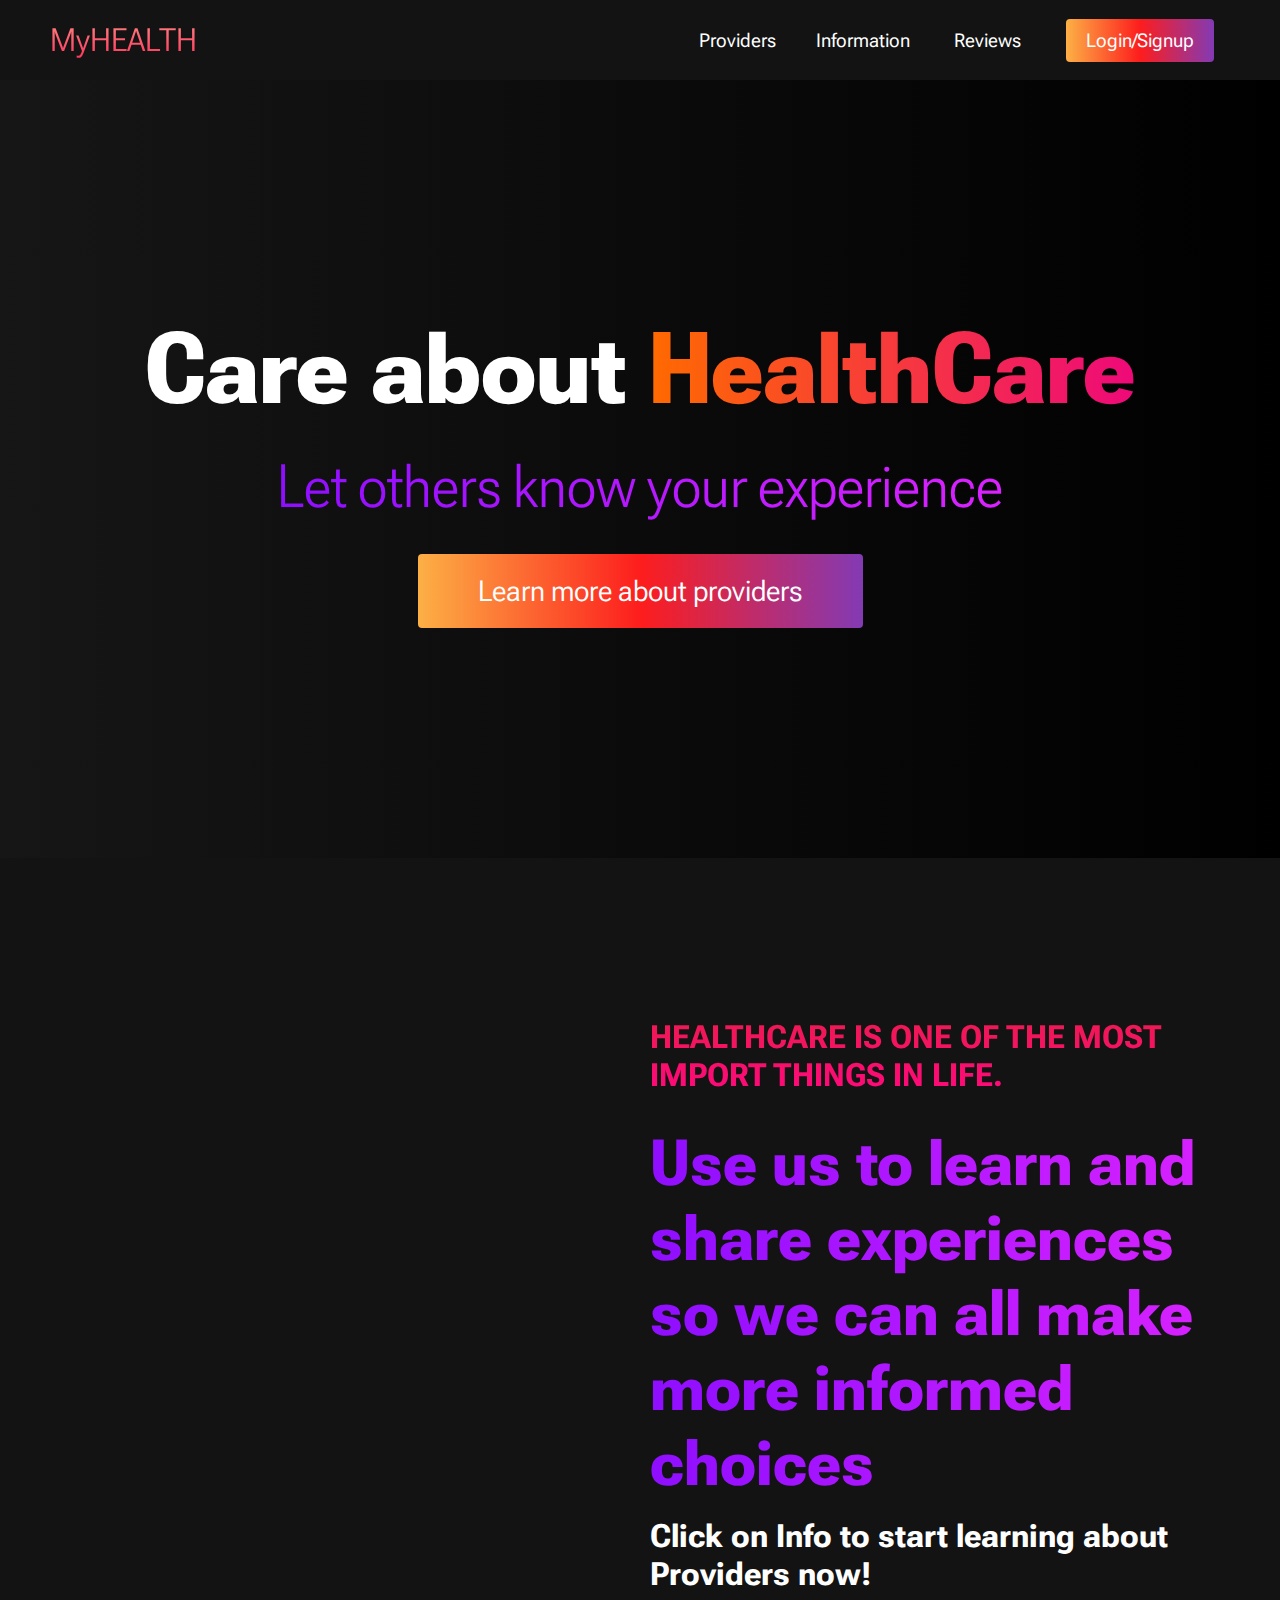
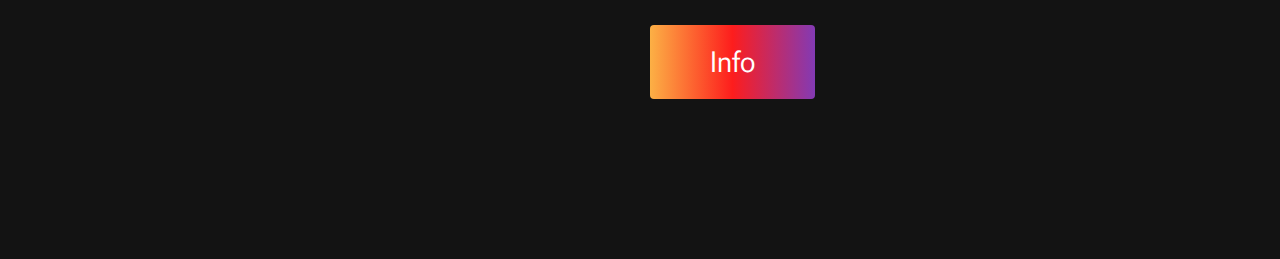
<file: index.html>
<!DOCTYPE html>
<html lang="en">
<head>
    <meta charset="UTF-8">
    <meta http-equiv="X-UA-Compatible" content="IE=edge">
    <meta name="viewport" content="width=device-width, initial-scale=1.0">
    <title>RateMyHealthMain</title>
    <link rel="stylesheet" href="css/style.css">
    <link rel="preconnect" href="https://fonts.googleapis.com">
<link rel="preconnect" href="https://fonts.gstatic.com" crossorigin>
<link href="https://fonts.googleapis.com/css2?family=Roboto+Flex:opsz,wght@8..144,300&display=swap" rel="stylesheet">

</head>
<body>
    <!-- Navbar Section -->
    <nav class="navbar">
        <div class="navbar_container">
            <a href="#home" id="logo">MyHEALTH</a>
            <div class="navbar_toggle" id="mobile_menu">
                <span class="bar"></span>
                <span class="bar"></span>
                <span class="bar"></span>
            </div>
            <ul class="navbar_menu">
                <li class="navbar_item">
                    <a href="#home" class="navbar_links" id="home_page">Providers</a>
                </li>
                <li class="navbar_item">
                    <a href="#info" class="navbar_links" id="info_page">Information</a>
                </li>
                <li class="navbar_item">
                    <a href="#reviews" class="navbar_links" id="Reviews_page">Reviews</a>
                </li>
                <li class="navbar_button">
                    <a href="form.html" class="loginup_button" id="loginup">Login/Signup</a>
                </li>
            </ul>
        </div>
    </nav>

    <!--Main Info Section -->
    <div class="hero" id="home">
        <div class="hero__container">
          <h1 class="hero__heading">Care about <span>HealthCare</span></h1>
          <p class="hero__description">Let others know your experience</p>
          <button class="main__btn"><a href="#">Learn more about providers</a></button>
        </div>
      </div>

    <!-- info section -->
    <div class="main" id="info">
        <div class="main__container">
          <div class="iframe_container">
            <iframe width="560" height="560" 
            src="https://www.youtube.com/embed/pc1jlelzmPY" title="YouTube video player" 
            frameborder="0" allow="accelerometer; autoplay; 
            clipboard-write; encrypted-media; gyroscope; picture-in-picture" allowfullscreen></iframe>
          </div>
          <div class="main__content">
            <h1>Healthcare is one of the most import things in life.</h1>
            <h2>Use us to learn and share experiences so we can all make more informed choices</h2>
            <p>Click on Info to start learning about Providers now!</p>
            <button class="main__btn"><a href="#">Info</a></button>
          </div>
        </div>
      </div>
    <script src="js/script.js"></script>
</body>
</html>
</file>
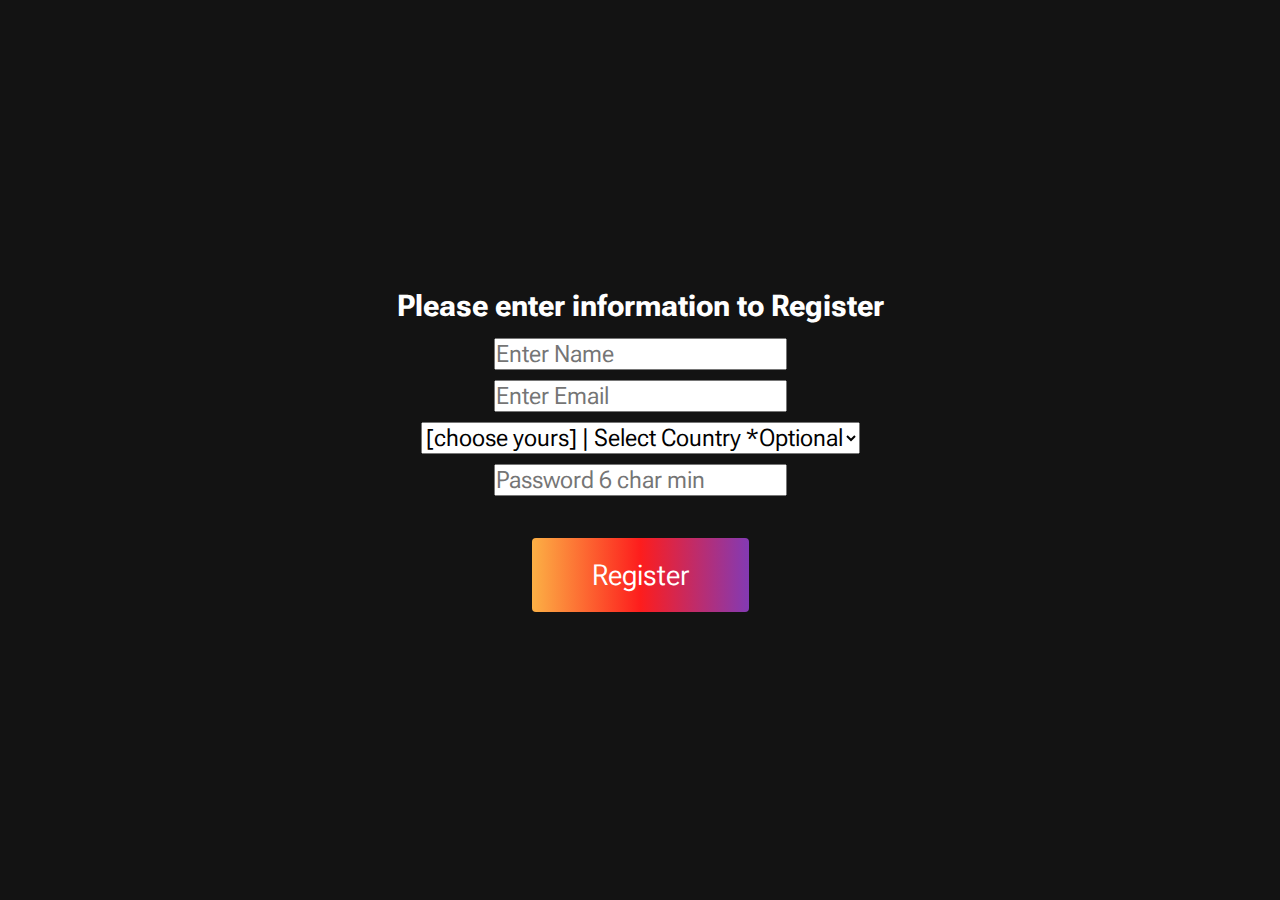
<file: form.html>
<!DOCTYPE html>
<html lang="en">
<head>
    <meta charset="UTF-8">
    <meta http-equiv="X-UA-Compatible" content="IE=edge">
    <meta name="viewport" content="width=device-width, initial-scale=1.0">
    <title>Registration</title>
    <link rel="stylesheet" href="css/style.css">
    <link rel="preconnect" href="https://fonts.googleapis.com">
<link rel="preconnect" href="https://fonts.gstatic.com" crossorigin>
<link href="https://fonts.googleapis.com/css2?family=Roboto+Flex:opsz,wght@8..144,300&display=swap" rel="stylesheet">
</head>
<body class="bodyga">
    <form class="formation" id="form">
        <h4>Please enter information to Register</h4>
        <div id ="error"></div>
        <table class="table">
            <tr> <td><input id="name" name="name" type="text" placeholder="Enter Name" /></td> </tr>
            <tr><td><input type = "text" name = "EMail" id="emailID" placeholder="Enter Email" /></td></tr>
            <tr>   <td> <select name = "Country" id="CountryId" >
                     <option>  [choose yours] | Select Country *Optional</option>
                     <option value = "USA">USA</option>
                     <option value = "UK">UK</option>
                     <option value = "UAE">UAE</option>
                  </select> </td></tr>
                  <tr><td><input type = "password" name = "password" id="password" placeholder="Password 6 char min" /></td></tr>
                  <tr><td><button class="main__btn" id="reg_btn" type="submit"><a>Register</a></button></td>
                   </tr>
                </table>
            </form>
    <script src="js/script.js"></script>
</body>
</html>
</file>
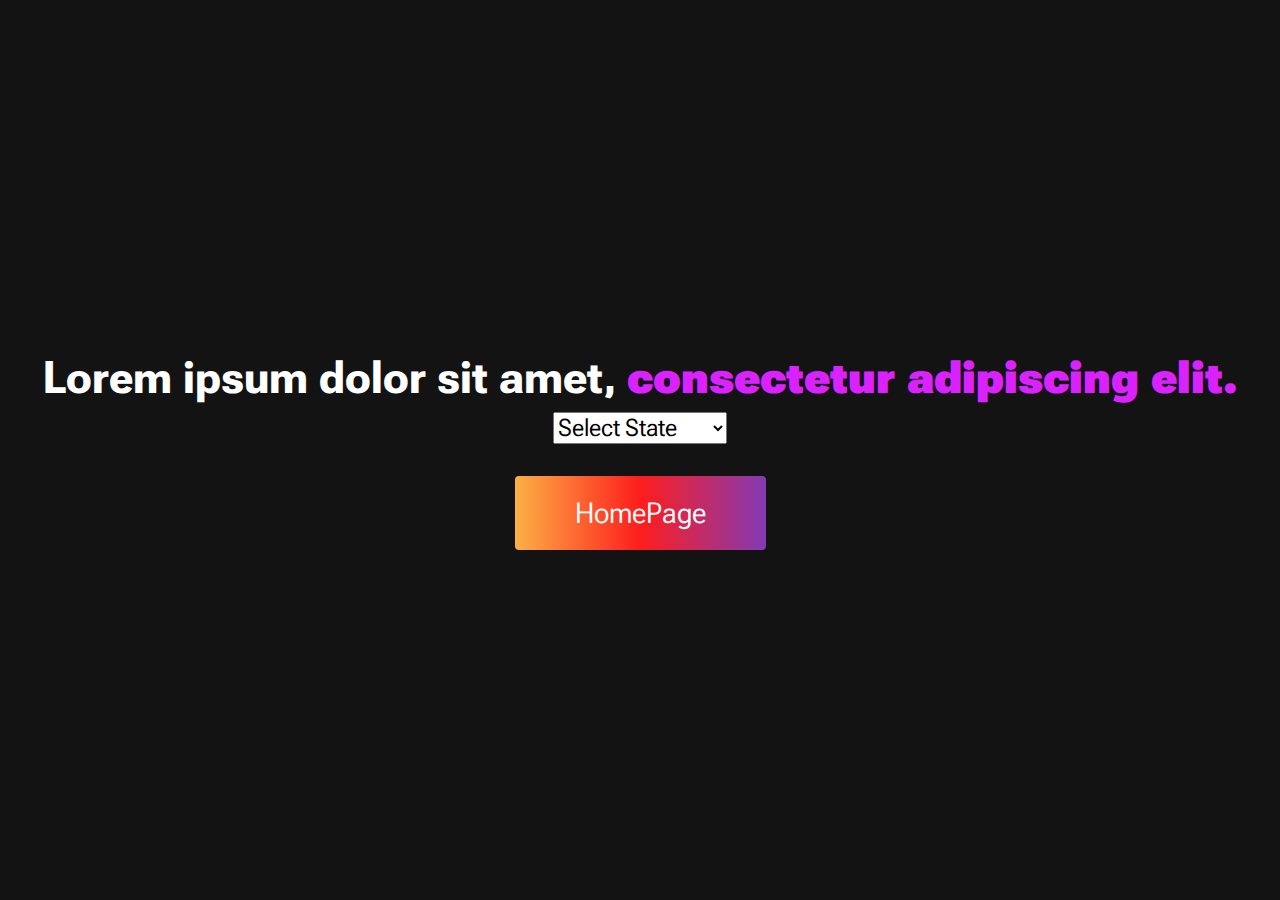
<file: State.html>
<!DOCTYPE html>
<html lang="en">
<head>
    <meta charset="UTF-8">
    <meta http-equiv="X-UA-Compatible" content="IE=edge">
    <meta name="viewport" content="width=device-width, initial-scale=1.0">
    <title>State Selection</title>
    <link rel="stylesheet" href="css/style.css">
    <link rel="preconnect" href="https://fonts.googleapis.com">
<link rel="preconnect" href="https://fonts.gstatic.com" crossorigin>
<link href="https://fonts.googleapis.com/css2?family=Roboto+Flex:opsz,wght@8..144,300&display=swap" rel="stylesheet">
</head>
<body class="bodyga">
    <form class="formation" id="forma">
        <h2>Lorem ipsum dolor sit amet, <strong style ="color:#da22ff">consectetur adipiscing elit.</strong> </h2>
        <Select id="selt" name="states">
            <option> Select State</option>
        </Select>
        <button class="main__btn"><a href="index.html">HomePage</a></button>
    </form>
    <script src="js/script.js"></script>
</body>
</html>
</file>
<file: css/style.css>
* {
    box-sizing: border-box;
    margin: 0;
    padding: 0;
    font-family: 'Roboto Flex', sans-serif;
    scroll-behavior: smooth;
}

.navbar {
    background: #131313;
    height: 80px;
    display: flex;
    justify-content: center;
    align-items: center;
    font-size: 1.2rem;
    position: sticky;
    top: 0;
    z-index: 999;
}

.navbar_container {
    display: flex;
    justify-content: space-between;
    height: 80;
    z-index: 1;
    width: 100%;
    max-width: 1300px;
    margin: 0 auto;
    padding: 0 50px;
}

#logo {
    background-color: #ff8177;
    background-image: linear-gradient(to top, #ff0844 0%, #ffb199 100%);
    background-size: 100%;
    -webkit-background-clip: text;
    background-clip: text;
    -moz-background-clip: text;
    -webkit-text-fill-color: transparent;
    -moz-text-fill-color: transparent;
    display: flex;
    align-items: center;
    cursor: pointer;
    text-decoration: none;
    font-size: 2rem;
}

.navbar_menu {
    display: flex;
    align-items: center;
    list-style: none;
}

.navbar_item {
    height: 80px;
}

.navbar_links {
    color: #fff;
    display: flex;
    align-items: center;
    justify-content: center;
    width: 125px;
    text-decoration: none;
    height: 100%;
    transition: all 0.3s ease;
}

.navbar_links:hover {
    color: #9518fc;
    transition: all 0.3s ease;

}

.navbar_button {
    display: flex;
    justify-content: center;
    align-items: center;
    padding: 0 1rem;
    width: 100%;
}

.loginup_button {
    display: flex;
    justify-content: center;
    align-items: center;
    text-decoration: none;
    padding: 10px 20px;
    height: 100%;
    width: 100%;
    border: none;
    outline: none;
    border-radius: 4px;
    background: #833ab4;
    background: -webkit-linear-gradient(to right, #fcb045, #fd1d1d, #833ab4);
    background: linear-gradient(to right, #fcb045, #fd1d1d, #833ab4);
    color: #fff;
    transition: all 0.3s ease;
}

@media screen and (max-width: 960px) {
    .navbar_container {
        display: flex;
        justify-content: space-between;
        height: 80px;
        z-index: 1;
        width: 100%;
        max-width: 1300px;
        padding: 0;
    }
    .navbar_menu {
        display: grid;
        grid-template-columns: auto;
        margin: 0;
        width: 100%;
        position:absolute;
        top: -1000px; 
        opacity: 1;
        transition: all 0.5s ease;
        z-index: -1;
    }
    .navbar_menu.active {
        background: #131313;
        top: 100%;
        opacity: 1;
        transition: all 0.5s ease;
        z-index: 99;
        height: 60vh;
        font-size: 1.6rem;
    }
    #logo {
        padding-left: 25px;
    }
    .navbar_toggle .bar {
        width: 25px;
        height: 3px;
        margin: 5px auto;
        transition: all 0.3s ease-in-out;
        background: #fff;
    }
    .navbar_item {
        width: 100%;
    }
    .navbar_links {
        text-align: center;
        padding: 2rem;
        width: 100%;
        display: table;
    }
    .navbar_button {
        padding-bottom: 2rem;
    }
    .loginup_button {
        display: flex;
        justify-content: center;
        align-items: center;
        width: 80%;
        height: 80px;
        margin: 0;
    }
    #mobile_menu {
        position: absolute;
        top: 20%;
        right: 5%;
        transform: translate(5%, 20%);
    }
    .navbar_toggle .bar {
        display: block;
        cursor: pointer;
    }
    #mobile_menu.is-active .bar:nth-child(2) {
        opacity: 0;
    }
    #modile_menu.is-active .bar:first-child {
        transform: translateY(8px) rotate(45deg);
    }
    #mobile_menu.is-active .bar:last-child {
        transform: translateY(-16px);
    }
}

/* Main Info Section */

.hero {
    background: #000000;
    background: linear-gradient(to right, #161616, #000000);
    padding: 200px 0;
  }
  
  .hero__container {
    display: flex;
    flex-direction: column;
    justify-content: center;
    align-items: center;
    max-width: 1200px;
    margin: 0 auto;
    height: 90%;
    text-align: center;
    padding: 30px;
  }
  
  .hero__heading {
    font-size: 100px;
    margin-bottom: 24px;
    color: #fff;
  }
  
  .hero__heading span {
    background: #ee0979; /* fallback for old browsers */
    background: -webkit-linear-gradient(
      to right,
      #ff6a00,
      #ee0979
      ); /* Chrome 10-25, Safari 5.1-6 */
  background: linear-gradient(
    to right,
    #ff6a00,
    #ee0979
  ); /* W3C, IE 10+/ Edge, Firefox 16+, Chrome 26+, Opera 12+, Safari 7+ */
  background-size: 100%;
  -webkit-background-clip: text;
  -moz-background-clip: text;
  background-clip: text;
  -webkit-text-fill-color: transparent;
  -mo-text-fill-color: transparent;
}

.hero__description {
    font-size: 60px;
    background: #da22ff; /* fallback for old browsers */
    background: -webkit-linear-gradient(
      to right,
      #9114ff,
      #da22ff
    ); /* Chrome 10-25, Safari 5.1-6 */
    background: linear-gradient(
      to right,
      #8f0eff,
      #da22ff
    ); /* W3C, IE 10+/ Edge, Firefox 16+, Chrome 26+, Opera 12+, Safari 7+ */
    background-size: 100%;
    -webkit-background-clip: text;
    -moz-background-clip: text;
    background-clip: text;
    -webkit-text-fill-color: transparent;
    -moz-text-fill-color: transparent;
  }

  .highlight {
    border-bottom: 4px solid rgb(132, 0, 255);
  }
  
  @media screen and (max-width: 768px) {
    .hero__heading {
      font-size: 60px;
    }
  
    .hero__description {
      font-size: 40px;
    }
  }
  .main__btn {
    font-size: 1.8rem;
    background: #833ab4;
    background: -webkit-linear-gradient(to right, #fcb045, #fd1d1d, #833ab4);
    background: linear-gradient(to right, #fcb045, #fd1d1d, #833ab4);
    padding: 20px 60px;
    border: none;
    border-radius: 4px;
    margin-top: 2rem;
    cursor: pointer;
    position: relative;
    transition: all 0.35s;
    outline: none;
  }
  
  .main__btn a {
    position: relative;
    z-index: 2;
    color: #fff;
    text-decoration: none;
  }

  .main__btn:after {
    position: absolute;
    content: '';
    top: 0;
    left: 0;
    width: 0;
    height: 100%;
    background: #ff1ead;
    transition: all 0.35s;
    border-radius: 4px;
  }
  
  .main__btn:hover {
    color: #fff;
  }
  
  .main__btn:hover:after {
    width: 100%;
  }

/* information section */

.main {
    background-color: #131313;
    padding: 10rem 0;
}
.main__container {
    display: grid;
    grid-template-columns: 1fr 1fr;
    align-items: center;
    justify-content: center;
    margin: 0 auto;
    height: 90%;
    z-index: 1;
    width: 100%;
    max-width: 1300px;
    padding: 0 50px;
    gap: 20px;

  }
  
  .main__content {
    color: #fff;
    width: 100%;
  }
  
  .main__content h1 {
    font-size: 2rem;
    background-color: #fe3b6f;
    background-image: linear-gradient(to top, #ff087b 0%, #ed1a52 100%);
    background-size: 100%;
    -webkit-background-clip: text;
    -moz-background-clip: text;
    background-clip: text;
    -webkit-text-fill-color: transparent;
    -moz-text-fill-color: transparent;
    text-transform: uppercase;
    margin-bottom: 32px;
  }

  .main__content h2 {
    font-size: 4rem;
    background: #ff8177; /* fallback for old browsers */
    background: -webkit-linear-gradient(
      to right,
      #9114ff,
      #da22ff
    ); /* Chrome 10-25, Safari 5.1-6 */
    background: linear-gradient(
      to right,
      #8f0eff,
      #da22ff
    ); /* W3C, IE 10+/ Edge, Firefox 16+, Chrome 26+, Opera 12+, Safari 7+ */
    background-size: 100%;
    -webkit-background-clip: text;
    -moz-background-clip: text;
    background-clip: text;
    -webkit-text-fill-color: transparent;
    -moz-text-fill-color: transparent;
  }
  
  .main__content p {
    margin-top: 1rem;
    font-size: 2rem;
    font-weight: 700;
  }
  .iframe_container {
      position: relative;
      width: 100%;
      padding-bottom: 56.25%;
      height: 0;
  }
  .iframe_container iframe {
      position: absolute;
      top: 0;
      left: 0;
      width: 100%;
      height: 100%;
  }

/* Mobile responsive */

@media screen and (max-width: 1100px) {
  .main__container {
    display: grid;
    grid-template-columns: 1fr;
    align-items: center;
    justify-content: center;
    width: 100%;
    margin: 0 auto;
    height: 90%;
  }
  .iframe_container {
      display: flex;
      justify-content: center;
  }
  .main__content {
    text-align: center;
    margin-bottom: 4rem;
  }

  .main__content h1 {
    font-size: 2.5rem;
    margin-top: 2rem;
  }

  .main__content h2 {
    font-size: 3rem;
  }

  .main__content p {
    margin-top: 1rem;
    font-size: 1.5rem;
  }
}

@media screen and (max-width: 480px) {
    .main__content h1 {
        font-size: 2rem;
        margin-top: 3rem;
      }
    .main__content h2 {
        font-size: 2rem;
      }
    
    .main__content p {
        margin-top: 2rem;
      }
    
    .main__btn {
        padding: 12px 36px;
        margin: 2.5rem 0;
      }
}

.formation {
    margin: auto;
    display: flex;
    align-items: center;
    flex-direction: column;
}
.bodyga {
    height: 100vh;
    display: flex;
    align-items: center;
    justify-content: center;
    flex-direction: column;
    align-content: flex-end;
    background-color: #131313;
    color: #fff;
    font-size: 30px;
}
table, td, tr {
    margin:auto;
    display: flex;
    align-items: center;
    margin-top: 5px;
}

.table input, .table select {
    font-size: 24px;
}

#error {
    color:#fd1d1d;
}

#selt, option {
    margin:auto;
    display: flex;
    align-items: center;
    margin-top: 8px;
    font-size: 24px;
}
</file>
